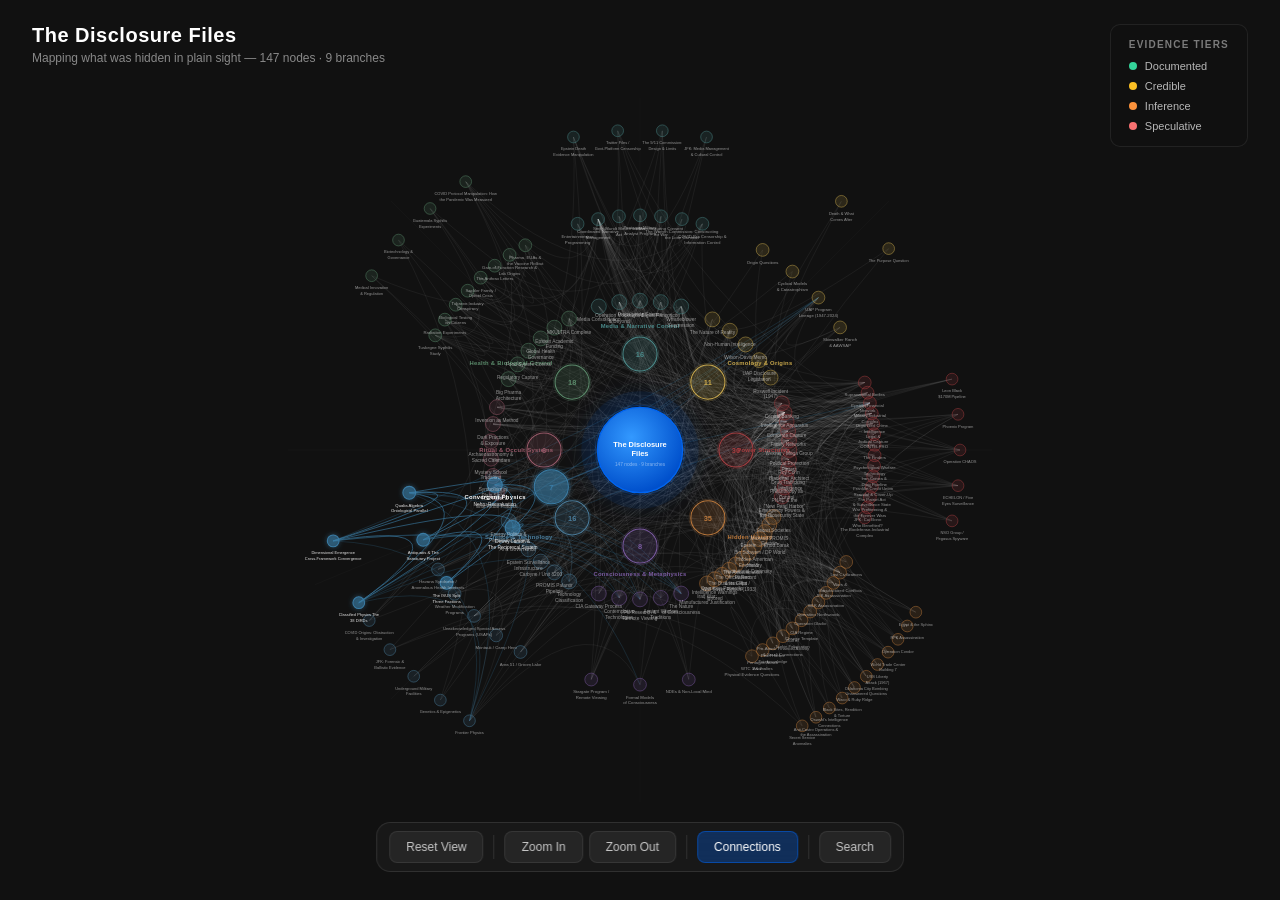
<file: index.html>
<!DOCTYPE html>
<html lang="en">
<head>
  <meta charset="UTF-8">
  <meta name="viewport" content="width=device-width, initial-scale=1.0">
  <title>The Disclosure Files — Transformation Map</title>
  <link rel="stylesheet" href="css/style.css">
</head>
<body>

  <!-- SVG Canvas -->
  <svg id="map-svg" xmlns="http://www.w3.org/2000/svg"></svg>

  <!-- Header -->
  <div class="map-header">
    <h1>The Disclosure Files</h1>
    <p>Mapping what was hidden in plain sight &mdash; 147 nodes &middot; 9 branches</p>
  </div>

  <!-- Evidence Tier Legend -->
  <div class="legend">
    <div class="legend-title">Evidence Tiers</div>
    <div class="legend-item"><span class="legend-dot" style="background:#34d399"></span> Documented</div>
    <div class="legend-item"><span class="legend-dot" style="background:#fbbf24"></span> Credible</div>
    <div class="legend-item"><span class="legend-dot" style="background:#fb923c"></span> Inference</div>
    <div class="legend-item"><span class="legend-dot" style="background:#f87171"></span> Speculative</div>
  </div>


  <!-- Search -->
  <div class="search-container">
    <div class="search-input-wrap">
      <span class="search-icon">&#x1F50D;</span>
      <input type="text" placeholder="Search nodes... (press / to open)" autocomplete="off" spellcheck="false">
    </div>
    <div class="search-results"></div>
  </div>

  <!-- Content Panel -->
  <div class="panel">
    <button class="panel-close">&times;</button>
    <div class="panel-inner"></div>
  </div>


  <!-- Bottom Toolbar -->
  <div class="toolbar">
    <button id="btn-reset"><span class="btn-label">Reset View</span></button>
    <div class="separator"></div>
    <button id="btn-zoom-in"><span class="btn-label">Zoom In</span></button>
    <button id="btn-zoom-out"><span class="btn-label">Zoom Out</span></button>
    <div class="separator"></div>
    <button id="btn-toggle-connections"><span class="btn-label">Connections</span></button>
    <div class="separator"></div>
    <button id="btn-search"><span class="btn-label">Search</span></button>
  </div>

  <!-- Scripts -->
  <script src="js/data.js"></script>
  <script src="js/keyword-links.js"></script>
  <script src="js/main.js"></script>
</body>
</html>
</file>
<file: css/style.css>
/* ============================================================
   The Disclosure Files — WEF Transformation Map Styles
   147 nodes · 9 branches
   ============================================================ */

*, *::before, *::after {
  margin: 0;
  padding: 0;
  box-sizing: border-box;
}

html, body {
  width: 100%;
  height: 100%;
  overflow: hidden;
  background: #111111;
  color: #ffffff;
  font-family: "Helvetica Neue", Arial, sans-serif;
  -webkit-font-smoothing: antialiased;
  -moz-osx-font-smoothing: grayscale;
}

/* ---- SVG Canvas ---- */
#map-svg {
  width: 100%;
  height: 100%;
  display: block;
  cursor: grab;
  position: absolute;
  top: 0;
  left: 0;
}

#map-svg:active {
  cursor: grabbing;
}

#map-svg text {
  pointer-events: none;
  user-select: none;
}

/* ---- Header / Title ---- */
.map-header {
  position: fixed;
  top: 24px;
  left: 32px;
  z-index: 100;
  pointer-events: none;
}

.map-header h1 {
  font-size: 20px;
  font-weight: 700;
  letter-spacing: 0.5px;
  color: #ffffff;
  margin-bottom: 4px;
}

.map-header p {
  font-size: 12px;
  color: rgba(255,255,255,0.5);
  font-weight: 400;
}

/* ---- Legend (top-right) ---- */
.legend {
  position: fixed;
  top: 24px;
  right: 32px;
  z-index: 100;
  display: flex;
  flex-direction: column;
  gap: 8px;
  background: rgba(17,17,17,0.75);
  backdrop-filter: blur(12px);
  -webkit-backdrop-filter: blur(12px);
  border: 1px solid rgba(255,255,255,0.08);
  border-radius: 10px;
  padding: 14px 18px;
}

.legend-title {
  font-size: 10px;
  font-weight: 600;
  text-transform: uppercase;
  letter-spacing: 1.2px;
  color: rgba(255,255,255,0.45);
  margin-bottom: 2px;
}

.legend-item {
  display: flex;
  align-items: center;
  gap: 8px;
  font-size: 11px;
  color: rgba(255,255,255,0.7);
}

.legend-dot {
  width: 8px;
  height: 8px;
  border-radius: 50%;
  flex-shrink: 0;
}

/* ---- Bottom Toolbar ---- */
.toolbar {
  position: fixed;
  bottom: 28px;
  left: 50%;
  transform: translateX(-50%);
  z-index: 200;
  display: flex;
  align-items: center;
  gap: 6px;
  background: rgba(30,30,30,0.65);
  backdrop-filter: blur(16px);
  -webkit-backdrop-filter: blur(16px);
  border: 1px solid rgba(255,255,255,0.1);
  border-radius: 14px;
  padding: 8px 12px;
}

.toolbar button {
  background: rgba(255,255,255,0.06);
  border: 1px solid rgba(255,255,255,0.08);
  color: rgba(255,255,255,0.75);
  font-family: "Helvetica Neue", Arial, sans-serif;
  font-size: 12px;
  font-weight: 500;
  padding: 8px 16px;
  border-radius: 8px;
  cursor: pointer;
  transition: all 0.2s ease;
  white-space: nowrap;
}

.toolbar button:hover {
  background: rgba(255,255,255,0.12);
  color: #ffffff;
}

.toolbar button.active {
  background: rgba(0,101,242,0.3);
  border-color: rgba(0,101,242,0.5);
  color: #ffffff;
}

.toolbar .separator {
  width: 1px;
  height: 24px;
  background: rgba(255,255,255,0.1);
  margin: 0 4px;
}

/* ---- Search ---- */
.search-container {
  position: fixed;
  top: 70px;
  left: 50%;
  transform: translateX(-50%);
  z-index: 300;
  display: none;
}

.search-container.open {
  display: block;
}

.search-input-wrap {
  position: relative;
  width: 420px;
}

.search-input-wrap input {
  width: 100%;
  background: rgba(30,30,30,0.85);
  backdrop-filter: blur(16px);
  -webkit-backdrop-filter: blur(16px);
  border: 1px solid rgba(255,255,255,0.15);
  border-radius: 12px;
  padding: 12px 18px 12px 42px;
  font-family: "Helvetica Neue", Arial, sans-serif;
  font-size: 14px;
  color: #ffffff;
  outline: none;
  transition: border-color 0.2s;
}

.search-input-wrap input::placeholder {
  color: rgba(255,255,255,0.35);
}

.search-input-wrap input:focus {
  border-color: rgba(0,101,242,0.6);
}

.search-icon {
  position: absolute;
  left: 14px;
  top: 50%;
  transform: translateY(-50%);
  color: rgba(255,255,255,0.4);
  font-size: 16px;
  pointer-events: none;
}

.search-results {
  margin-top: 6px;
  background: rgba(25,25,25,0.92);
  backdrop-filter: blur(16px);
  -webkit-backdrop-filter: blur(16px);
  border: 1px solid rgba(255,255,255,0.1);
  border-radius: 10px;
  max-height: 320px;
  overflow-y: auto;
  display: none;
}

.search-results.has-results {
  display: block;
}

.search-result-item {
  padding: 10px 16px;
  cursor: pointer;
  display: flex;
  align-items: center;
  gap: 10px;
  transition: background 0.15s;
  border-bottom: 1px solid rgba(255,255,255,0.04);
}

.search-result-item:last-child {
  border-bottom: none;
}

.search-result-item:hover {
  background: rgba(255,255,255,0.06);
}

.search-result-dot {
  width: 8px;
  height: 8px;
  border-radius: 50%;
  flex-shrink: 0;
}

.search-result-title {
  font-size: 13px;
  color: rgba(255,255,255,0.85);
}

.search-result-branch {
  font-size: 11px;
  color: rgba(255,255,255,0.4);
  margin-left: auto;
}

/* ---- Content Panel (right sidebar) ---- */
.panel {
  position: fixed;
  top: 0;
  right: 0;
  width: 420px;
  height: 100%;
  background: rgba(18,18,18,0.95);
  backdrop-filter: blur(20px);
  -webkit-backdrop-filter: blur(20px);
  border-left: 1px solid rgba(255,255,255,0.08);
  z-index: 400;
  transform: translateX(100%);
  transition: transform 0.35s cubic-bezier(0.4,0,0.2,1);
  overflow-y: auto;
  overflow-x: hidden;
}

.panel.open {
  transform: translateX(0);
}

.panel-inner {
  padding: 32px 28px 80px;
}

.panel-close {
  position: absolute;
  top: 20px;
  right: 20px;
  width: 32px;
  height: 32px;
  border-radius: 50%;
  background: rgba(255,255,255,0.06);
  border: 1px solid rgba(255,255,255,0.1);
  color: rgba(255,255,255,0.6);
  font-size: 18px;
  display: flex;
  align-items: center;
  justify-content: center;
  cursor: pointer;
  transition: all 0.2s;
  z-index: 10;
}

.panel-close:hover {
  background: rgba(255,255,255,0.12);
  color: #ffffff;
}

.panel-branch-tag {
  display: inline-block;
  padding: 4px 10px;
  border-radius: 4px;
  font-size: 10px;
  font-weight: 600;
  text-transform: uppercase;
  letter-spacing: 1px;
  margin-bottom: 14px;
}

.panel-keywords {
  display: flex;
  flex-wrap: wrap;
  gap: 4px;
  margin-bottom: 12px;
}

.keyword-tag {
  font-size: 11px;
  padding: 2px 8px;
  border-radius: 10px;
  background: rgba(58, 124, 165, 0.15);
  color: rgba(255,255,255,0.6);
  cursor: pointer;
  transition: all 0.2s;
}

.keyword-tag:hover {
  background: rgba(58, 124, 165, 0.3);
  color: #fff;
}

.panel-title {
  font-size: 24px;
  font-weight: 700;
  line-height: 1.25;
  margin-bottom: 16px;
  color: #ffffff;
}

.panel-subtitle {
  font-size: 14px;
  font-weight: 500;
  color: rgba(255,255,255,0.5);
  margin-top: -10px;
  margin-bottom: 18px;
  font-style: italic;
}

.panel-description {
  font-size: 14px;
  line-height: 1.65;
  color: rgba(255,255,255,0.7);
  margin-bottom: 28px;
  white-space: pre-wrap;
}

.panel-section-label {
  font-size: 10px;
  font-weight: 600;
  text-transform: uppercase;
  letter-spacing: 1.2px;
  color: rgba(255,255,255,0.35);
  margin-bottom: 12px;
}

/* Evidence items */
.evidence-list {
  display: flex;
  flex-direction: column;
  gap: 10px;
  margin-bottom: 28px;
}

.evidence-item {
  background: rgba(255,255,255,0.03);
  border-radius: 8px;
  padding: 12px 14px;
  border-left: 3px solid #888;
  font-size: 13px;
  line-height: 1.55;
  color: rgba(255,255,255,0.75);
}

.evidence-item[data-tier="documented"] {
  border-left-color: #34d399;
}
.evidence-item[data-tier="credible"] {
  border-left-color: #fbbf24;
}
.evidence-item[data-tier="inference"] {
  border-left-color: #fb923c;
}
.evidence-item[data-tier="speculative"] {
  border-left-color: #f87171;
}

.evidence-source {
  display: block;
  margin-top: 6px;
  font-size: 11px;
  color: rgba(255,255,255,0.35);
  font-style: italic;
}

/* Connected nodes chips */
.connected-chips {
  display: flex;
  flex-wrap: wrap;
  gap: 6px;
  margin-bottom: 28px;
}

.chip {
  display: inline-flex;
  align-items: center;
  gap: 6px;
  padding: 5px 12px;
  background: rgba(255,255,255,0.04);
  border: 1px solid rgba(255,255,255,0.08);
  border-radius: 20px;
  font-size: 11px;
  color: rgba(255,255,255,0.7);
  cursor: pointer;
  transition: all 0.2s;
}

.chip:hover {
  background: rgba(255,255,255,0.1);
  color: #ffffff;
}

.chip-dot {
  width: 6px;
  height: 6px;
  border-radius: 50%;
}

/* Sources links */
.source-link {
  display: block;
  padding: 8px 0;
  font-size: 13px;
  color: #4a9eff;
  text-decoration: none;
  border-bottom: 1px solid rgba(255,255,255,0.04);
  transition: color 0.2s;
}

.source-link:hover {
  color: #7cb8ff;
}

.source-link:last-child {
  border-bottom: none;
}

.source-toggle-btn {
  display: inline-block;
  margin-top: 10px;
  padding: 6px 14px;
  background: rgba(74, 158, 255, 0.08);
  border: 1px solid rgba(74, 158, 255, 0.2);
  color: #4a9eff;
  font-size: 12px;
  font-weight: 500;
  border-radius: 6px;
  cursor: pointer;
  transition: all 0.2s;
  font-family: inherit;
}

.source-toggle-btn:hover {
  background: rgba(74, 158, 255, 0.16);
  border-color: rgba(74, 158, 255, 0.35);
  color: #7cb8ff;
}

/* Description auto-links (keyword cross-references) */
.desc-link {
  color: #c9a84c;
  cursor: pointer;
  border-bottom: 1px dotted rgba(201, 168, 76, 0.4);
  transition: border-color 0.2s, color 0.2s;
}
.desc-link:hover {
  color: #e8d5a0;
  border-bottom-color: rgba(232, 213, 160, 0.7);
}

/* ---- Scrollbar ---- */
.panel::-webkit-scrollbar {
  width: 6px;
}
.panel::-webkit-scrollbar-track {
  background: transparent;
}
.panel::-webkit-scrollbar-thumb {
  background: rgba(255,255,255,0.1);
  border-radius: 3px;
}

.search-results::-webkit-scrollbar {
  width: 4px;
}
.search-results::-webkit-scrollbar-thumb {
  background: rgba(255,255,255,0.1);
  border-radius: 2px;
}

/* ---- Mobile Responsive ---- */
@media (max-width: 768px) {
  .panel {
    width: 100%;
    top: auto;
    bottom: 0;
    right: 0;
    height: 65vh;
    border-left: none;
    border-top: 1px solid rgba(255,255,255,0.08);
    border-radius: 20px 20px 0 0;
    transform: translateY(100%);
  }
  .panel.open {
    transform: translateY(0);
  }

  .map-header {
    top: 14px;
    left: 16px;
  }
  .map-header h1 {
    font-size: 16px;
  }
  .map-header p {
    font-size: 10px;
  }

  .legend {
    top: 14px;
    right: 16px;
    padding: 10px 12px;
    gap: 5px;
  }
  .legend-item {
    font-size: 9px;
  }
  .legend-dot {
    width: 6px;
    height: 6px;
  }

  .toolbar {
    bottom: 16px;
    padding: 6px 8px;
    gap: 4px;
  }
  .toolbar button {
    font-size: 11px;
    padding: 6px 10px;
  }

  .toolbar #btn-zoom-in,
  .toolbar #btn-zoom-out {
    display: none;
  }

  .search-input-wrap {
    width: 300px;
  }
  .search-container {
    top: 60px;
  }
}

/* ---- Ambient Physics Branch Glow ---- */
@keyframes physics-breathe {
  0%, 100% { opacity: 1; }
  50% { opacity: 0.7; }
}

.physics-ambient {
  animation: physics-breathe 4s ease-in-out infinite;
}

@media (max-width: 480px) {
  .legend {
    display: none !important;
  }
  .toolbar {
    bottom: 12px;
    padding: 5px 8px;
    gap: 3px;
  }
  .toolbar button {
    font-size: 10px;
    padding: 5px 10px;
  }
}
</file>
